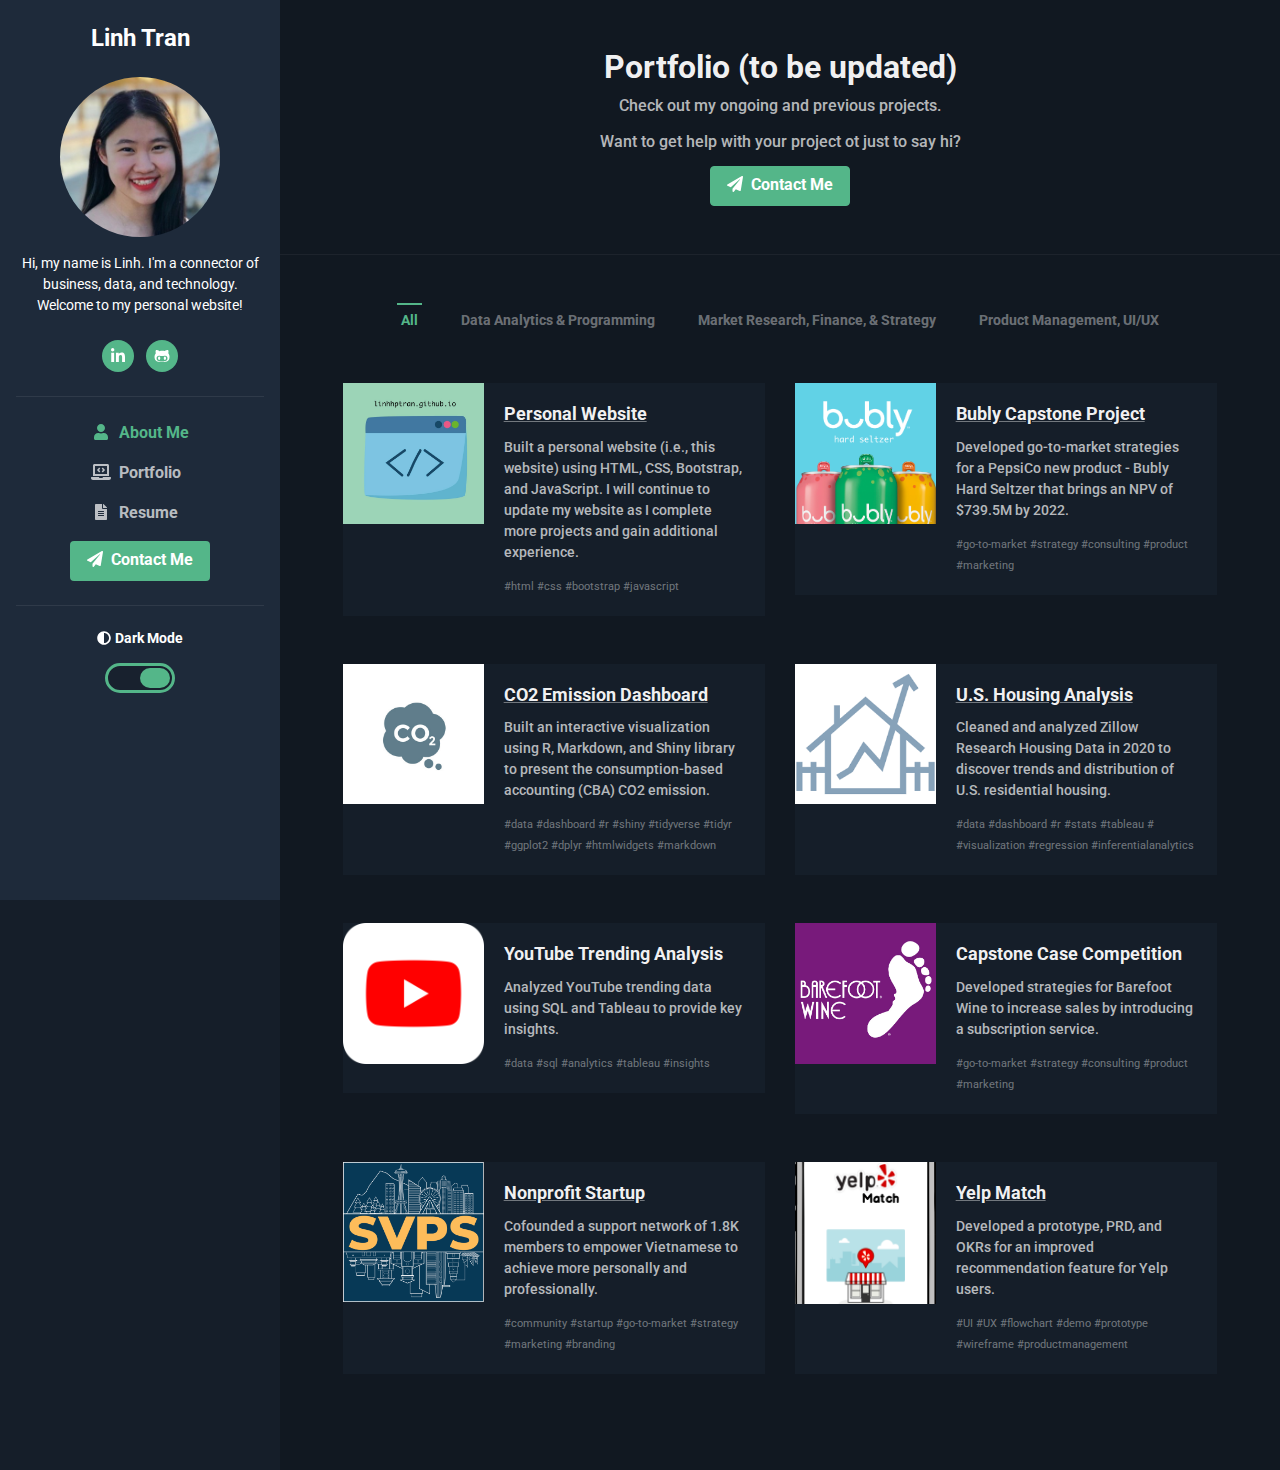
<file: portfolio.html>
<!DOCTYPE html>
<html lang="en"> 
<head>
	<title>Linh's Portfolio (to be updated)</title>
	
	<!-- Meta -->
	<meta charset="utf-8">
	<meta http-equiv="X-UA-Compatible" content="IE=edge">
	<meta name="viewport" content="width=device-width, initial-scale=1.0">
	<meta name="description" content="Linh's Portfolio Page"> 
	<link rel="shortcut icon" href="/favicon.ico"> 
	
	<!-- Google Fonts -->
	<link href="https://fonts.googleapis.com/css?family=Roboto:300,400,500,700" rel="stylesheet">
	
	<!-- FontAwesome JS -->
    <script defer src="assets/fontawesome/js/all.js"></script>
	
	<!-- Owl Stylesheets -->
	<link rel="stylesheet" href="assets/plugins/owlcarousel/assets/owl.carousel.min.css">
	<link rel="stylesheet" href="assets/plugins/owlcarousel/assets/owl.theme.default.min.css">
	
	<!-- Theme CSS -->  
	<link id="theme-style" rel="stylesheet" href="assets/css/theme-1.css">

	<link id="theme-style" rel="stylesheet" href="assets/css/custom.css">

</head> 

<body class="dark-mode">
	
	<header class="header text-center">	    
		<div class="force-overflow">
			<h1 class="blog-name pt-lg-4 mb-0"><a href="index.html">Linh Tran</a></h1>
			
			<nav class="navbar navbar-expand-lg navbar-dark" >
				
				<button class="navbar-toggler" type="button" data-toggle="collapse" data-target="#navigation" aria-controls="navigation" aria-expanded="false" aria-label="Toggle navigation">
					<span class="navbar-toggler-icon"></span>
				</button>
				
				<div id="navigation" class="collapse navbar-collapse flex-column" >
					<div class="profile-section pt-3 pt-lg-0">
						<img class="profile-image mb-3 rounded-circle mx-auto" src="/assets/images/profile-pic.jpeg" alt="image" >			
						
						<div class="bio mb-3">Hi, my name is Linh. I'm a connector of business, data, and technology. Welcome to my personal website!</div><!--//bio-->
						<ul class="social-list list-inline py-2 mx-auto">
							<li class="list-inline-item"><a href="https://www.linkedin.com/in/linhhptran"><i class="fab fa-linkedin-in fa-fw"></i></a></li>
							<li class="list-inline-item"><a href="https://github.com/linhhptran"><i class="fab fa-github-alt fa-fw"></i></a></li>
							<!-- <li class="list-inline-item"><a href="https://www.facebook.com/tranhaiphuonglinh"><i class="fab fa-facebook fa-fw"></i></a></li>
							<li class="list-inline-item"><a href="https://linhhptran.medium.com/"><i class="fab fa-medium fa-fw"></i></a></li> -->
						</ul><!--//social-list-->
						<hr> 
					</div><!--//profile-section-->
					
					<ul class="navbar-nav flex-column text-left">
						<li class="nav-item active">
							<a class="nav-link" href="index.html"><i class="fas fa-user fa-fw mr-2"></i>About Me<span class="sr-only">(current)</span></a>
						</li>
						<li class="nav-item">
							<a class="nav-link" href="portfolio.html"><i class="fas fa-laptop-code fa-fw mr-2"></i>Portfolio</a>
						</li>
						<li class="nav-item">
							<a class="nav-link" href="resume.html"><i class="fas fa-file-alt fa-fw mr-2"></i>Resume</a>
						</li>
					</ul>
					
					<div class="my-2">
						<a class="btn btn-primary" href="contact.html" target="_blank"><i class="fas fa-paper-plane mr-2"></i>Contact Me</a>
					</div>
					
					<div class="dark-mode-toggle text-center w-100">
						<hr class="mb-4">
					    <h4 class="toggle-name mb-3 "><i class="fas fa-adjust mr-1"></i>Dark Mode</h4>
					    
					    <input class="toggle" id="darkmode" type="checkbox" checked>
					    <label class="toggle-btn mx-auto mb-0" for="darkmode"></label>
					    
					</div><!--//dark-mode-toggle-->
				</div>
			</nav>
		</div><!--//force-overflow-->
	</header>
	
	<div class="main-wrapper">
	    <section class="cta-section theme-bg-light py-5">
		    <div class="container text-center single-col-max-width">
			    <h2 class="heading">Portfolio (to be updated)</h2>
			    <div class="intro">
				<p>Check out my ongoing and previous projects.</p>
				</div>
					<div> 
						<p>Want to get help with your project ot just to say hi?</p>
					</div>
			    <a class="btn btn-primary" href="contact.html" target="_blank"><i class="fas fa-paper-plane mr-2"></i>Contact Me</a>
			    	    
		    </div><!--//container-->
	    </section>
		
		<section class="projects-list px-3 py-5 p-md-5">
		    <div class="container">
			    <div class="text-center">
				    <ul id="filters" class="filters mb-5 mx-auto pl-0">
		                <li class="type active mb-3 mb-lg-0" data-filter="*">All</li>
		                <li class="type  mb-3 mb-lg-0" data-filter=".coding">Data Analytics & Programming</li>
		                <li class="type  mb-3 mb-lg-0" data-filter=".business">Market Research, Finance, & Strategy </li>
		                <li class="type  mb-3 mb-lg-0" data-filter=".pm">Product Management, UI/UX</li>
		            </ul><!--//filters-->
			    </div>
	            
			    <div class="project-cards row isotope">
					<!-- start of a project -->
					<div class="isotope-item col-md-6 mb-5 coding">	
						<div class="card project-card">
							<div class="row no-gutters">
								<div class="col-lg-4 card-img-holder">
									<img src="assets/images/personal.jpg" class="card-img" alt="image">
								</div>
								<div class="col-lg-8">
									<div class="card-body">
										<h5 class="card-title"><a href="index.html" class="theme-link">Personal Website</a></h5>
										<p class="card-text">Built a personal website (i.e., this website) using HTML, CSS, Bootstrap, and JavaScript.
											 I will continue to update my website as I complete more projects and gain additional experience.</p>
										<p class="card-text"><small class="text-muted">#html #css #bootstrap #javascript</small></p>
									</div>
								</div>
							</div>
							<div class="link-mask">
								<a class="link-mask-link" href="index.html"></a>
								<div class="link-mask-text">
									<a class="btn btn-secondary" href="index.html">
										<i class="fas fa-eye mr-2"></i>View Project
									</a>
								</div>
							</div><!--//link-mask-->
						</div><!--//card-->
					</div><!--//col-->
			
				<div class="isotope-item col-md-6 mb-5 business">	
					<div class="card project-card">
						<div class="row no-gutters">
							<div class="col-lg-4 card-img-holder">
								<img src="assets/images/bubly.png" class="card-img" alt="image">
							</div>
							<div class="col-lg-8">
								<div class="card-body">
									<h5 class="card-title"><a href="bubly.html" class="theme-link">Bubly Capstone Project </a></h5>
									<p class="card-text">Developed go-to-market strategies for a PepsiCo new product - Bubly Hard Seltzer that
										brings an NPV of $739.5M by 2022.</p>
									<p class="card-text"><small class="text-muted">#go-to-market #strategy #consulting #product #marketing</small></p>
								</div>
							</div>
						</div>
						<div class="link-mask">
							<a class="link-mask-link" href="bubly.html"></a>
							<div class="link-mask-text">
								<a class="btn btn-secondary" href="bubly.html">
									<i class="fas fa-eye mr-2"></i>View Project
								</a>
							</div>
						</div><!--//link-mask-->
					</div><!--//card-->
				</div><!--//col-->

				<div class="isotope-item col-md-6 mb-5 coding">	
					<div class="card project-card">
						<div class="row no-gutters">
							<div class="col-lg-4 card-img-holder">
								<img src="assets/images/co2.jpeg" class="card-img" alt="image">
							</div>
							<div class="col-lg-8">
								<div class="card-body">
									<h5 class="card-title"><a href="https://linhhptran.shinyapps.io/CBA_CO2_Emission_2020_by_Linh_Tran/" target="_blank"
										 class="theme-link">CO2 Emission Dashboard</a></h5>
									<p class="card-text">Built an interactive visualization using R, Markdown, and Shiny library to present the consumption-based accounting (CBA) CO2 emission.</p>
									<p class="card-text"><small class="text-muted">#data #dashboard #r #shiny #tidyverse #tidyr #ggplot2 #dplyr #htmlwidgets #markdown</small></p>
								</div>
							</div>
						</div>
						<div class="link-mask">
							<a class="link-mask-link" href="https://linhhptran.shinyapps.io/CBA_CO2_Emission_2020_by_Linh_Tran/"></a>
							<div class="link-mask-text">
								<a class="btn btn-secondary" href="https://linhhptran.shinyapps.io/CBA_CO2_Emission_2020_by_Linh_Tran/">
									<i class="fas fa-eye mr-2"></i>View Project
								</a>
							</div>
						</div><!--//link-mask-->
					</div><!--//card-->
				</div><!--//col-->
				    
				<div class="isotope-item col-md-6 mb-5 coding">	
					<div class="card project-card">
						<div class="row no-gutters">
							<div class="col-lg-4 card-img-holder">
								<img src="assets/images/house.png" class="card-img" alt="image">
							</div>
							<div class="col-lg-8">
								<div class="card-body">
									<h5 class="card-title"><a href="https://public.tableau.com/app/profile/linhhptran/viz/U_S_ResidentialHousing2020/U_S_ResidentialHousingSupplyandDemandDistributionin2020" target="_blank"
										 class="theme-link">U.S. Housing Analysis</a></h5>
									<p class="card-text">Cleaned and analyzed Zillow Research Housing Data in 2020 to discover trends and distribution of U.S. residential housing.</p>
									<p class="card-text"><small class="text-muted">#data #dashboard #r #stats #tableau # #visualization #regression #inferentialanalytics </small></p>
								</div>
							</div>
						</div>
						<div class="link-mask">
							<a class="link-mask-link" href="https://public.tableau.com/app/profile/linhhptran/viz/U_S_ResidentialHousing2020/U_S_ResidentialHousingSupplyandDemandDistributionin2020"></a>
							<div class="link-mask-text">
								<a class="btn btn-secondary" href="https://public.tableau.com/app/profile/linhhptran/viz/U_S_ResidentialHousing2020/U_S_ResidentialHousingSupplyandDemandDistributionin2020">
									<i class="fas fa-eye mr-2"></i>View Project
								</a>
							</div>
						</div><!--//link-mask-->
					</div><!--//card-->
				</div><!--//col-->

				<div class="isotope-item col-md-6 mb-5 coding">	
					<div class="card project-card">
						<div class="row no-gutters">
							<div class="col-lg-4 card-img-holder">
								<img src="assets/images/youtube.png" class="card-img" alt="image">
							</div>
							<div class="col-lg-8">
								<div class="card-body">
									<h5 class="card-title">
										<!-- <a href="youtube.html" -->
										<a
										 class="theme-link"> YouTube Trending Analysis
										</a></h5>
									<p class="card-text">Analyzed YouTube trending data using SQL and Tableau to provide key insights.</p>
									<p class="card-text"><small class="text-muted">#data #sql #analytics #tableau #insights</small></p>
								</div>
							</div>
						</div>
						<!-- <div class="link-mask">
							<a class="link-mask-link" href="https://linhhptran.shinyapps.io/CBA_CO2_Emission_2020_by_Linh_Tran/"></a>
							<div class="link-mask-text">
								<a class="btn btn-secondary" href="https://linhhptran.shinyapps.io/CBA_CO2_Emission_2020_by_Linh_Tran/">
									<i class="fas fa-eye mr-2"></i>View Project
								</a>
							</div> -->
						<!-- </div> -->
						<!--//link-mask-->
					</div><!--//card-->
				</div><!--//col-->
		
			<div class="isotope-item col-md-6 mb-5 business">	
				<div class="card project-card">
					<div class="row no-gutters">
						<div class="col-lg-4 card-img-holder">
							<img src="assets/images/barefoot.jpeg" class="card-img" alt="image">
						</div>
						<div class="col-lg-8">
							<div class="card-body">
								<h5 class="card-title">
									<!-- <a href="barefoot.html"  -->
									<a 
									class="theme-link">Capstone Case Competition 
								</a>
							</h5>
								<p class="card-text">Developed strategies for Barefoot Wine to increase sales by introducing a subscription service.</p>
								<p class="card-text"><small class="text-muted">#go-to-market #strategy #consulting #product #marketing</small></p>
							</div>
						</div>
					</div>
					<!-- <div class="link-mask">
						<a class="link-mask-link" href="barefoot.html"></a>
						<div class="link-mask-text">
							<a class="btn btn-secondary" href="barefoot.html">
								<i class="fas fa-eye mr-2"></i>View Project
							</a>
						</div> -->
					<!-- </div> --><!--//link-mask-->
				</div><!--//card-->
			</div><!--//col-->

			<div class="isotope-item col-md-6 mb-5 business pm">	
				<div class="card project-card">
					<div class="row no-gutters">
						<div class="col-lg-4 card-img-holder">
							<img src="assets/images/svps.png" class="card-img" alt="image">
						</div>
						<div class="col-lg-8">
							<div class="card-body">
								<h5 class="card-title">
									<a href="https://www.tinyurl.com/svp-profile/" target="_blank" 
									class="theme-link">Nonprofit Startup
								</a>
							</h5>
								<p class="card-text">Cofounded a support network of 1.8K members to empower Vietnamese to achieve more personally and professionally.</p>
								<p class="card-text"><small class="text-muted">#community #startup #go-to-market #strategy #marketing #branding</small></p>
							</div>
						</div>
					</div>
					<div class="link-mask">
						<a class="link-mask-link" href="https://www.tinyurl.com/svp-profile/" target="_blank"></a>
						<div class="link-mask-text">
							<a class="btn btn-secondary" href="https://www.tinyurl.com/svp-profile/" target="_blank">
								<i class="fas fa-eye mr-2"></i>View Project
							</a>
						</div>
					</div><!--//link-mask-->
				</div><!--//card-->
			</div><!--//col-->

				<div class="isotope-item col-md-6 mb-5 pm">
					<div class="card project-card">
						<div class="row no-gutters">
							<div class="col-lg-4 card-img-holder">
								<img src="assets/images/yelp-match.png" class="card-img" alt="image">
							</div>
							<div class="col-lg-8">
								<div class="card-body">
									<h5 class="card-title"><a href="yelp-match.html" class="theme-link">Yelp Match</a></h5>
									<p class="card-text">Developed a prototype, PRD, and OKRs for an improved 
										recommendation feature for Yelp users.</p>
									<p class="card-text"><small class="text-muted">#UI #UX #flowchart #demo #prototype #wireframe #productmanagement</small></p>
								</div>
							</div>
						</div>
						<div class="link-mask">
							<a class="link-mask-link" href="yelp-match.html"></a>
							<div class="link-mask-text">
								<a class="btn btn-secondary" href="yelp-match.html">
									<i class="fas fa-eye mr-2"></i>View Project
								</a>
							</div>
						</div><!--//link-mask-->
					</div><!--//card-->
				</div><!--//col-->
		
			</div><!--//row-->

		    </div>
	    </section>
    
    </div><!--//main-wrapper-->

	<!-- Javascript -->          
	<script src="assets/plugins/jquery-3.4.1.min.js"></script>
	<script src="assets/plugins/popper.min.js"></script> 
	<script src="assets/plugins/bootstrap/js/bootstrap.min.js"></script>
	<script src="assets/plugins/owlcarousel/owl.carousel.min.js"></script>
	<script type="text/javascript" src="assets/plugins/imagesloaded.pkgd.min.js"></script> 
    <script type="text/javascript" src="assets/plugins/isotope.pkgd.min.js"></script> 
    <script type="text/javascript" src="assets/js/isotope-custom.js"></script>
	
	
	<!-- Dark Mode -->
	<script src="assets/plugins/js-cookie.min.js"></script>
	<script src="assets/js/dark-mode.js"></script>   
	
</body>
</html>
</file>
<file: assets/css/custom.css>
p {
    margin-bottom: 0.75rem;
    font-weight: 500;
    font-size: 1rem;
}

p b {
    font-size: 1.06rem;
}
.dark-mode b {
    color: rgba(255,255,255,0.95);
}

.resume-section-heading {
    font-size: 1.4rem;
}

h5 {
    font-size: 1.2rem;
}

h5 span{
    font-size: 1.1rem;
}

.dark-mode .green-text {
    color: #54B689;
}

.green-text-light {
    color: #54B689;
}

body.dark-mode .about-me-section {
    border-bottom: none;
}

.pdf-container {
    height: 750px;
}

.project-card .card-img-holder {
    max-height: none;
}

.videos {
    margin-left: 500px;
}
</file>
